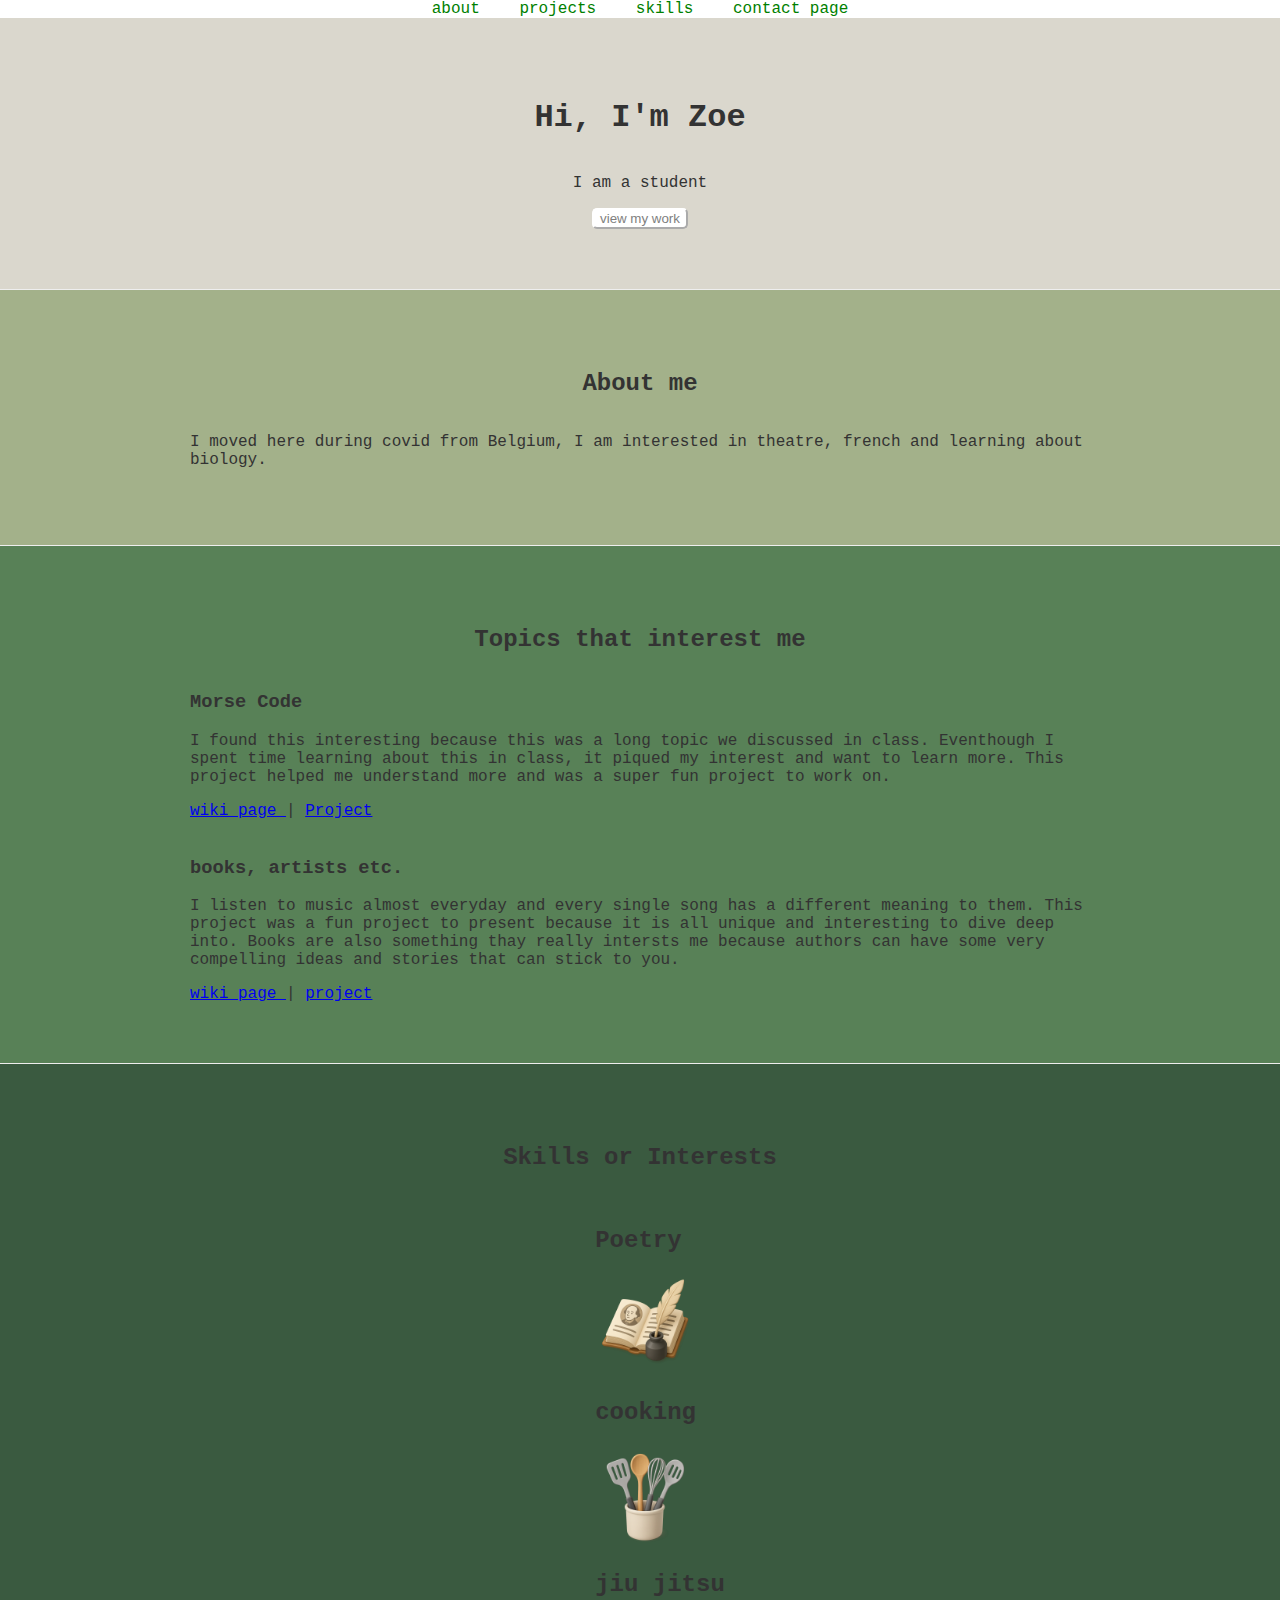
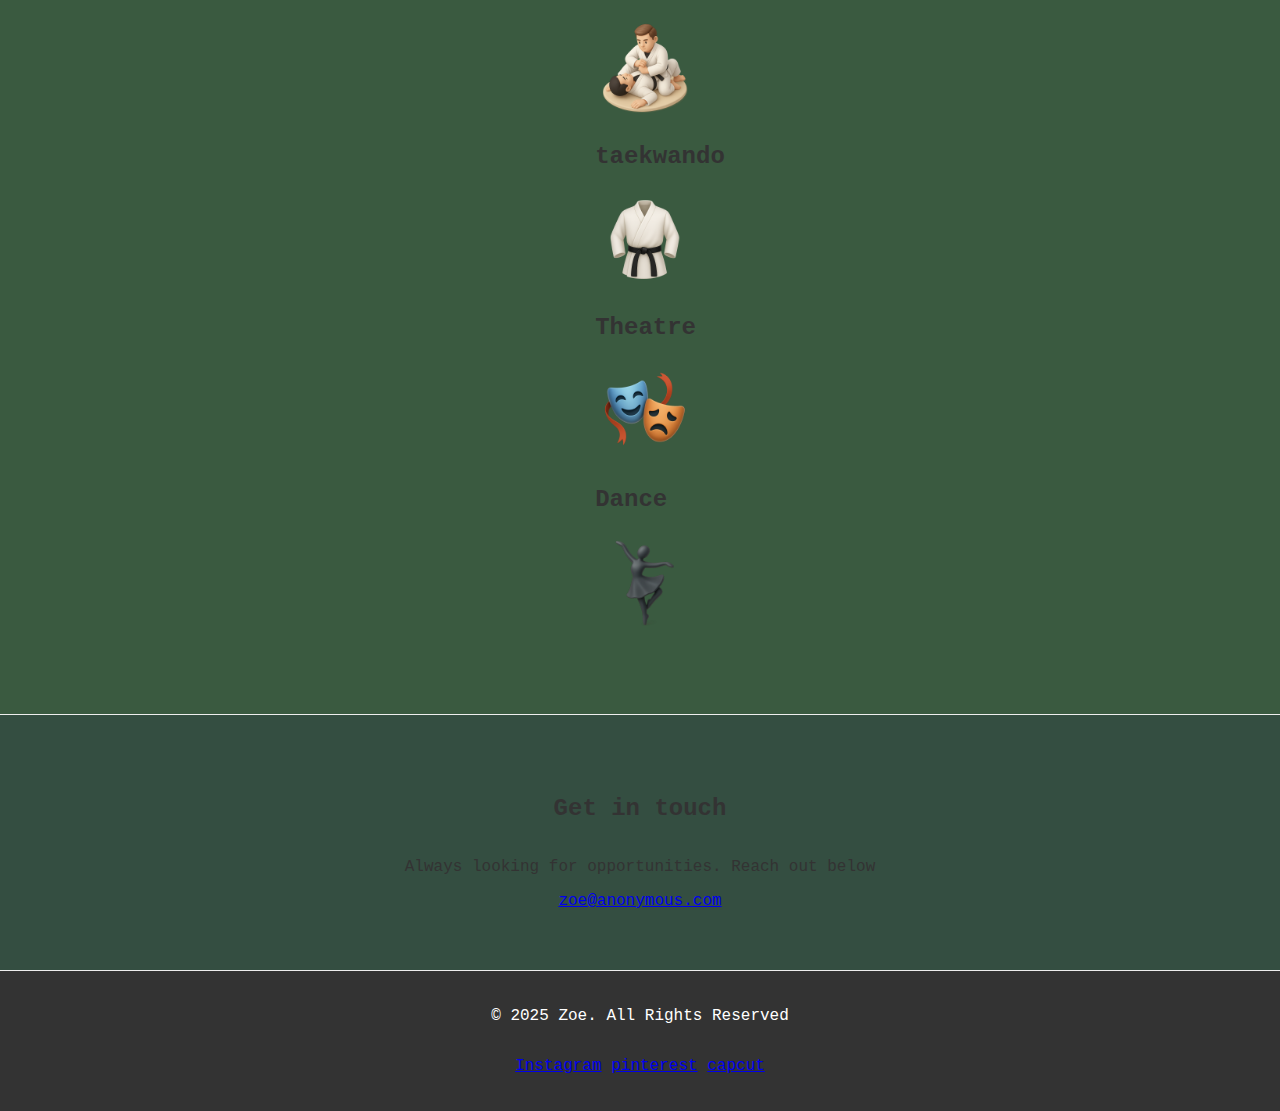
<file: index.html>
<!DOCTYPE html>
<html lang="en">

<head>
  <meta charset="UTF-8">
  <meta http-equiv="X-UA-Compatible" content="IE=edge">
  <meta name="viewport" content="width=device-width, initial-scale=1.0">
  <title>Zoe Hogue</title>
  <link href="assets/personal.css" rel="stylesheet" type="text/css" />
</head>

<body>
  <nav class="navigation">
    <div class="container">

      <ul class="nav_links">
        <li> <a href="#about"> about </a></li>
        <li> <a href="#projects"> projects </a></li>
        <li> <a href="#skills"> skills </a></li>
        <li> <a href="#contact-page"> contact page </a></li>


      </ul>
    </div>

  </nav>
  <section id="hero">
    <div class="container">
      <h1> Hi, I'm Zoe</h1>
      <p> I am a student</p>
      <a href="#projects"><button> view my work </button></a>
    </div>

  </section>

  <section id="about">
    <div class="container">
      <h2> About me</h2>
      <p> I moved here during covid from Belgium, I am interested in theatre, french and learning about biology. </p>
    </div>
  </section>

  <section id="projects">
    <div class="container">
      <h2> Topics that interest me</h2>
      <article class="project-card">
        <h3> Morse Code</h3>
        <p> I found this interesting because this was a long topic we discussed in class. Eventhough I spent time
          learning about this in class, it piqued my interest and want to learn more. This project helped me understand
          more and was a super fun project to work on. </p>
        <a href="https://en.wikipedia.org/wiki/Morse_code">wiki page </a> | <a href="morse code project.html"> Project
        </a>
      </article>
      <br>
      <article class="project-card">
        <h3> books, artists etc. </h3>
        <p> I listen to music almost everyday and every single song has a different meaning to them. This project was a
          fun project to present because it is all unique and interesting to dive deep into. Books are also something
          thay really intersts me because authors can have some very compelling ideas and stories that can stick to you.
        </p>
        <a href="https://en.wikipedia.org/wiki/Art">wiki page </a> | <a href="favorite artwork.html"> project </a>

      </article>
    </div>
  </section>
  <section id="skills">
    <div class="container">
      <h2>Skills or Interests</h2>
      <ul>
        <li>
          <h2>
            Poetry
          </h2>
          <img src="assets/poetry.png" height="100px">
        </li>
        <li>
          <h2>
            cooking
          </h2>
          <img src="assets/cooking.png" height="100px">
        </li>
        <li>
          <h2>
            jiu jitsu
          </h2>
        </li>
        <img src="assets/jiu jitsu.png" height="100px">
        <li>
          <h2>
            taekwando
          </h2>
        </li>
        <img src="assets/gi.png" height="100px">
        <li>
          <h2>
            Theatre
          </h2>
        </li>
        <img src="assets/theatre.png" height="100px">
        <li>
          <h2>
            Dance
          </h2>
        </li>
        <img src="assets/dance.png" height="100px">

      </ul>


    </div>

  </section>
  <section id="contact-page">
    <div class="container">
      <h2>Get in touch</h2>
      <p> Always looking for opportunities. Reach out below</p>
      <a href="#"> zoe@anonymous.com
      </a>
    </div>
  </section>
  <footer>
    <div class="container">
      <p>&copy; 2025 Zoe. All Rights Reserved</p>
      <p>
        <a href="#">Instagram</a>
        <a href="#">pinterest</a>
        <a href="#">capcut</a>
      </p>

    </div>
  </footer>
</body>

</html>
</file>
<file: assets/personal.css>
body{
  font-family:'Courier New', Courier, monospace;
  margin:0;
  color: #333;
}
nav ul{
  list-style: none;
  padding: 0;
  text-align:center;
  margin:0;
}
nav ul li{
  display: inline;
  margin:0 15px;
}
nav a{
  color:green;
  text-decoration: none;
}
section{
  padding: 60px 20px;
  border-bottom:1px solid #eee;
  
}
.container {
  max-width: 900px;
  margin:0 auto;
  display:flex;
  justify-content:center;
  align-items:center;
  flex-direction:column;
  
  
}
footer{
  background:#333;
  color:#fff;
  text-align: center;
  padding:20px;
}

#hero {
  background-color:#dad7cd;
}

#about {
  background-color:#a3b18a;
  
}
#projects {
   background-color:#588157;
}
#skills{
  background-color:#3a5a40;
}
#contact-page{
  background-color: #344e41;
}

li{
  list-style: none;
}
button{
  border-radius:5px;
  color: grey;
  background-color: white;
  border-color: white;
}
button:hover{
  transform: scale(1.5);
}
</file>
